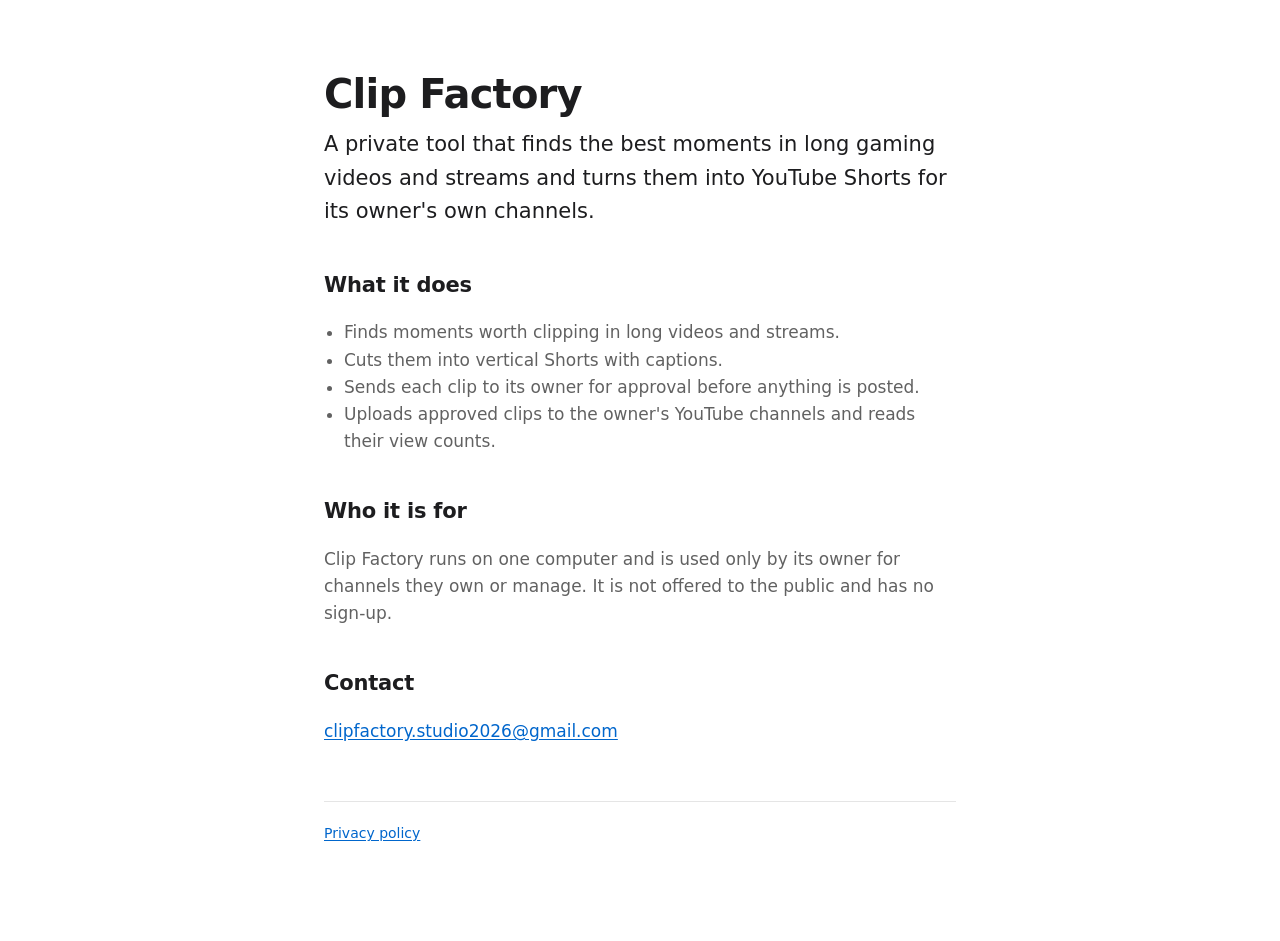
<file: index.html>
<!doctype html>
<html lang="en">
<head>
  <meta charset="utf-8">
  <meta name="viewport" content="width=device-width, initial-scale=1">
  <title>Clip Factory</title>
  <meta name="description" content="Clip Factory is a private tool that turns long gaming videos into Shorts for its owner's own YouTube channels.">
  <link rel="stylesheet" href="style.css">
</head>
<body>
  <main>
    <h1>Clip Factory</h1>
    <p class="lead">A private tool that finds the best moments in long gaming videos and streams and turns them into
      YouTube Shorts for its owner's own channels.</p>

    <h2>What it does</h2>
    <ul>
      <li>Finds moments worth clipping in long videos and streams.</li>
      <li>Cuts them into vertical Shorts with captions.</li>
      <li>Sends each clip to its owner for approval before anything is posted.</li>
      <li>Uploads approved clips to the owner's YouTube channels and reads their view counts.</li>
    </ul>

    <h2>Who it is for</h2>
    <p>Clip Factory runs on one computer and is used only by its owner for channels they own or manage.
      It is not offered to the public and has no sign-up.</p>

    <h2>Contact</h2>
    <p><a href="mailto:clipfactory.studio2026@gmail.com">clipfactory.studio2026@gmail.com</a></p>

    <footer>
      <a href="privacy.html">Privacy policy</a>
    </footer>
  </main>
</body>
</html>
</file>
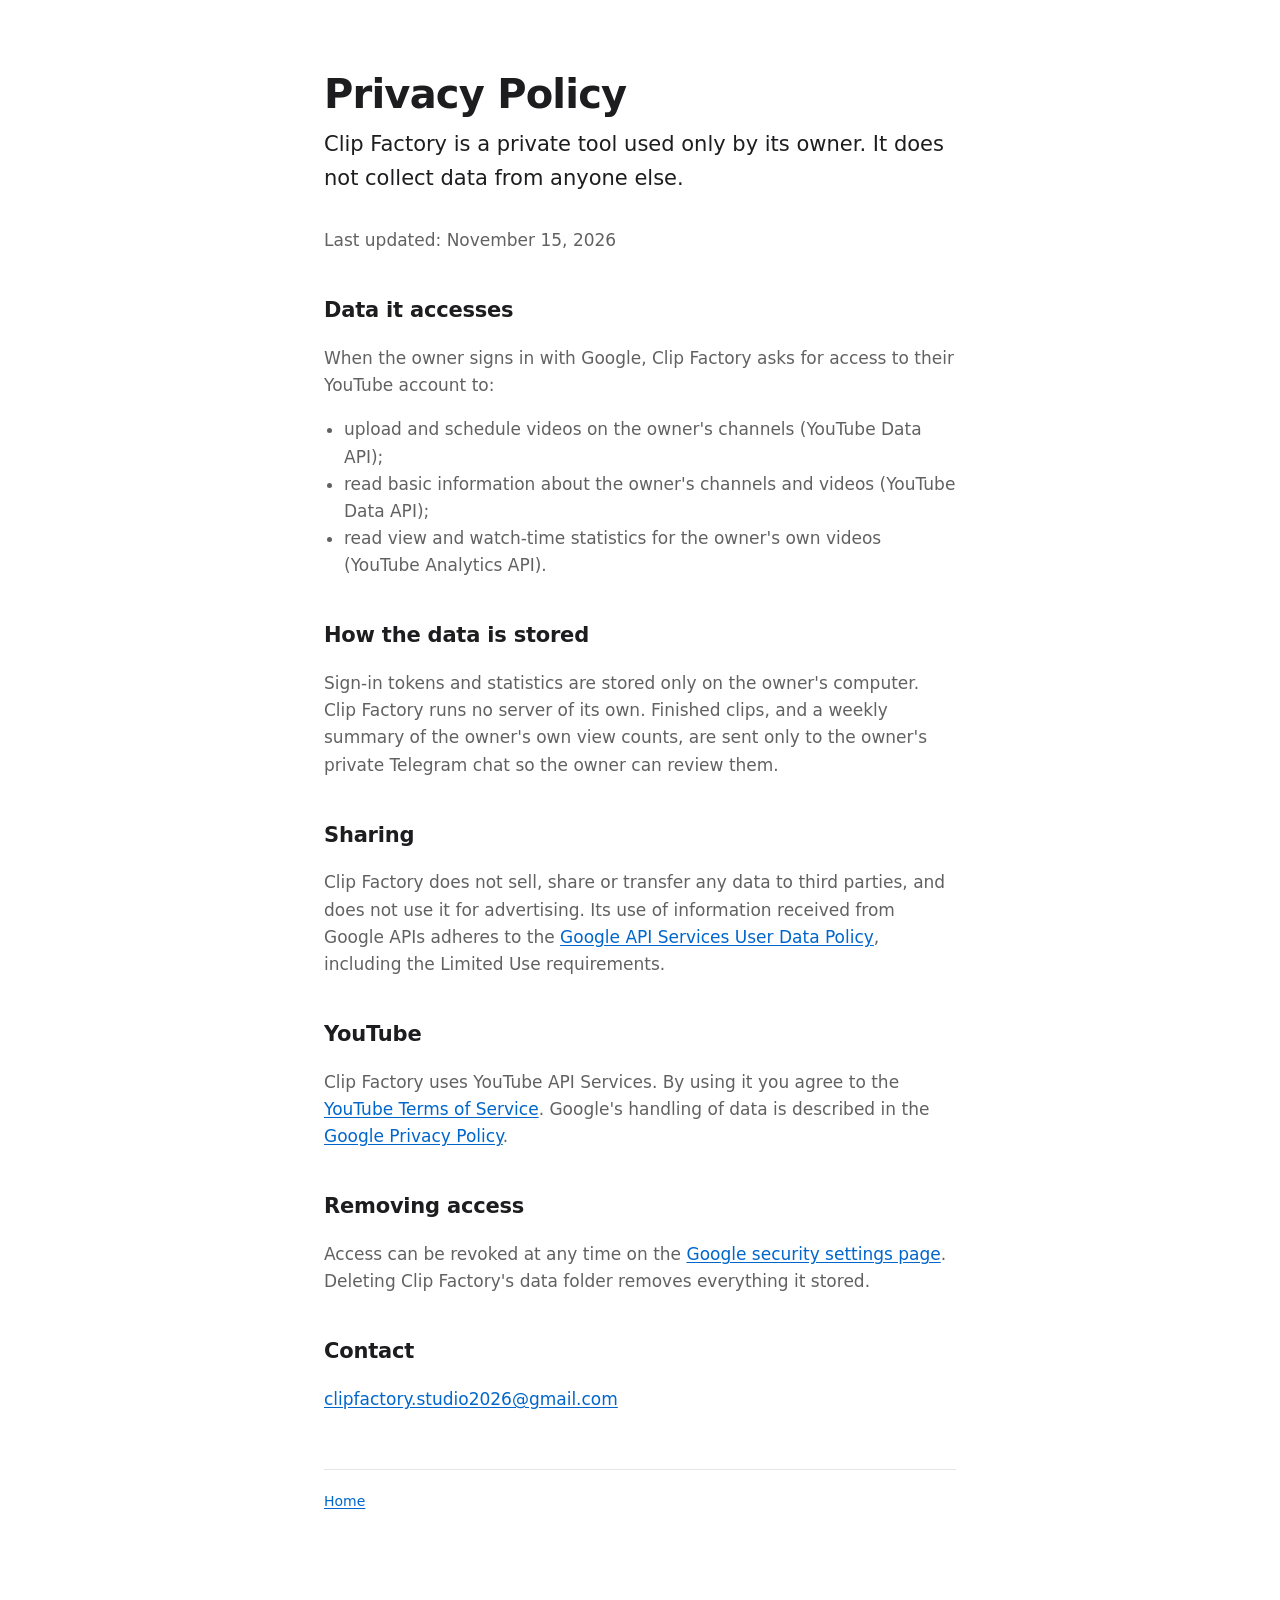
<file: privacy.html>
<!doctype html>
<html lang="en">
<head>
  <meta charset="utf-8">
  <meta name="viewport" content="width=device-width, initial-scale=1">
  <title>Privacy Policy · Clip Factory</title>
  <meta name="description" content="How Clip Factory uses data from Google and YouTube.">
  <link rel="stylesheet" href="style.css">
</head>
<body>
  <main>
    <h1>Privacy Policy</h1>
    <p class="lead">Clip Factory is a private tool used only by its owner. It does not collect data from anyone else.</p>
    <p>Last updated: November 15, 2026</p>

    <h2>Data it accesses</h2>
    <p>When the owner signs in with Google, Clip Factory asks for access to their YouTube account to:</p>
    <ul>
      <li>upload and schedule videos on the owner's channels (YouTube Data API);</li>
      <li>read basic information about the owner's channels and videos (YouTube Data API);</li>
      <li>read view and watch-time statistics for the owner's own videos (YouTube Analytics API).</li>
    </ul>

    <h2>How the data is stored</h2>
    <p>Sign-in tokens and statistics are stored only on the owner's computer. Clip Factory runs no server of its own.
      Finished clips, and a weekly summary of the owner's own view counts, are sent only to the owner's private
      Telegram chat so the owner can review them.</p>

    <h2>Sharing</h2>
    <p>Clip Factory does not sell, share or transfer any data to third parties, and does not use it for advertising.
      Its use of information received from Google APIs adheres to the
      <a href="https://developers.google.com/terms/api-services-user-data-policy">Google API Services User Data Policy</a>,
      including the Limited Use requirements.</p>

    <h2>YouTube</h2>
    <p>Clip Factory uses YouTube API Services. By using it you agree to the
      <a href="https://www.youtube.com/t/terms">YouTube Terms of Service</a>.
      Google's handling of data is described in the
      <a href="https://policies.google.com/privacy">Google Privacy Policy</a>.</p>

    <h2>Removing access</h2>
    <p>Access can be revoked at any time on the
      <a href="https://myaccount.google.com/permissions">Google security settings page</a>.
      Deleting Clip Factory's data folder removes everything it stored.</p>

    <h2>Contact</h2>
    <p><a href="mailto:clipfactory.studio2026@gmail.com">clipfactory.studio2026@gmail.com</a></p>

    <footer>
      <a href="index.html">Home</a>
    </footer>
  </main>
</body>
</html>
</file>
<file: style.css>
:root {
  --bg: #ffffff;
  --ink: #1d1d1f;
  --ink-2: rgba(0, 0, 0, 0.62);
  --line: rgba(0, 0, 0, 0.1);
  --accent: #0066cc;
}

@media (prefers-color-scheme: dark) {
  :root {
    --bg: #161618;
    --ink: #f5f5f7;
    --ink-2: rgba(255, 255, 255, 0.64);
    --line: rgba(255, 255, 255, 0.12);
    --accent: #4da3ff;
  }
}

* { box-sizing: border-box; }

body {
  margin: 0;
  background: var(--bg);
  color: var(--ink);
  font: 17px/1.6 -apple-system, BlinkMacSystemFont, "Segoe UI", system-ui, sans-serif;
  -webkit-font-smoothing: antialiased;
}

main { max-width: 680px; margin: 0 auto; padding: 72px 24px 96px; }

h1 { font-size: 40px; line-height: 1.1; letter-spacing: -0.02em; margin: 0 0 12px; }
h2 { font-size: 21px; letter-spacing: -0.01em; margin: 40px 0 8px; }
p, li { color: var(--ink-2); }
p.lead { font-size: 21px; color: var(--ink); margin: 0 0 32px; }
ul { padding-left: 20px; }
a { color: var(--accent); text-underline-offset: 2px; }

footer {
  margin-top: 56px;
  padding-top: 20px;
  border-top: 1px solid var(--line);
  font-size: 14px;
  color: var(--ink-2);
}
footer a { margin-right: 16px; }

@media (max-width: 480px) {
  main { padding: 48px 16px 64px; }
  h1 { font-size: 32px; }
}
</file>
